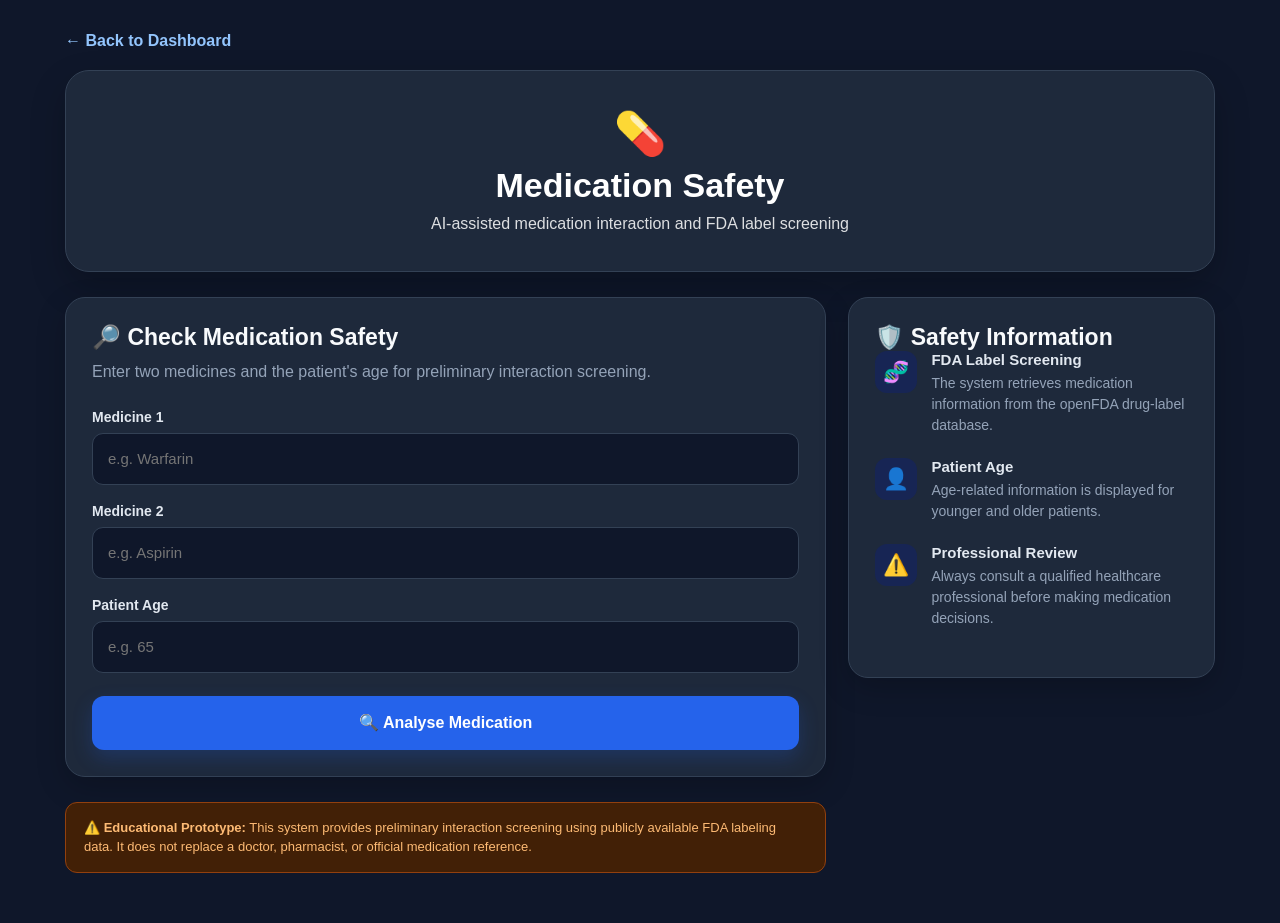
<file: templates/medication_safety.html>
<!DOCTYPE html>
<html lang="en">

<head>
    <meta charset="UTF-8">

    <meta name="viewport"
          content="width=device-width, initial-scale=1.0">

    <title>Medication Safety | AI in Pharmacy</title>

    <style>

        * {
            box-sizing: border-box;
        }

        body {
            margin: 0;
            font-family: Arial, Helvetica, sans-serif;
            background: #0f172a;
            color: #f8fafc;
        }

        .page {
            min-height: 100vh;
            padding: 32px 20px 50px;
        }

        .container {
            width: min(1150px, 100%);
            margin: auto;
        }

        /* =========================
           BACK BUTTON
        ========================= */

        .back-button {
            display: inline-flex;
            align-items: center;
            gap: 8px;
            text-decoration: none;
            color: #93c5fd;
            font-weight: 700;
            margin-bottom: 20px;
        }

        .back-button:hover {
            color: #bfdbfe;
        }

        /* =========================
           HEADER
        ========================= */

        .header {
            background: #1e293b;
            border: 1px solid #334155;
            color: white;
            border-radius: 24px;
            padding: 38px 30px;
            text-align: center;
            margin-bottom: 25px;
            box-shadow:
                0 15px 35px
                rgba(0,0,0,0.22);
        }

        .header-icon {
            font-size: 42px;
            margin-bottom: 8px;
        }

        .header h1 {
            margin: 0;
            font-size: 34px;
        }

        .header p {
            margin: 10px 0 0;
            color: rgba(255,255,255,0.85);
            font-size: 16px;
        }

        /* =========================
           MAIN GRID
        ========================= */

        .main-grid {
            display: grid;
            grid-template-columns:
                minmax(0, 1.35fr)
                minmax(300px, 0.65fr);
            gap: 22px;
            align-items: start;
        }

        /* =========================
           CARDS
        ========================= */

        .card {
            background: #1e293b;
            border-radius: 20px;
            padding: 26px;
            box-shadow:
                0 10px 30px
                rgba(0,0,0,0.20);
            border: 1px solid #334155;
        }

        .card-title {
            margin: 0;
            font-size: 23px;
            color: #f8fafc;
        }

        .card-subtitle {
            margin: 8px 0 24px;
            color: #94a3b8;
            line-height: 1.6;
        }

        /* =========================
           FORM
        ========================= */

        .form-group {
            margin-bottom: 18px;
        }

        .form-label {
            display: block;
            margin-bottom: 8px;
            font-size: 14px;
            font-weight: 700;
            color: #e2e8f0;
        }

        .form-input {
            width: 100%;
            height: 52px;
            padding: 0 15px;
            border: 1px solid #334155;
            border-radius: 11px;
            background: #0f172a;
            color: #f8fafc;
            font-size: 15px;
            outline: none;
        }

        .form-input:focus {
            border-color: #2563eb;
            background: #1e293b;
            box-shadow:
                0 0 0 3px
                rgba(37,99,235,0.18);
        }

        /* =========================
           BUTTON
        ========================= */

        .analyse-button {
            width: 100%;
            height: 54px;
            border: none;
            border-radius: 12px;
            background: #2563eb;
            color: white;
            font-size: 16px;
            font-weight: 700;
            cursor: pointer;
            margin-top: 5px;
            box-shadow:
                0 8px 20px
                rgba(37,99,235,0.22);
            transition: 0.2s ease;
        }

        .analyse-button:hover {
            transform: translateY(-1px);
            background: #1d4ed8;
            box-shadow:
                0 12px 25px
                rgba(37,99,235,0.28);
        }

        /* =========================
           INFORMATION CARD
        ========================= */

        .info-item {
            display: flex;
            gap: 14px;
            margin-bottom: 22px;
        }

        .info-icon {
            width: 42px;
            height: 42px;
            flex-shrink: 0;
            display: flex;
            align-items: center;
            justify-content: center;
            border-radius: 12px;
            background: #172554;
            font-size: 21px;
        }

        .info-item h3 {
            margin: 0 0 5px;
            font-size: 15px;
            color: #e2e8f0;
        }

        .info-item p {
            margin: 0;
            color: #94a3b8;
            line-height: 1.5;
            font-size: 14px;
        }

        /* =========================
           LOADING
        ========================= */

        .loading {
            display: none;
            margin-top: 20px;
            padding: 18px;
            background: #172554;
            border-radius: 12px;
            color: #93c5fd;
            text-align: center;
            font-weight: 700;
        }

        /* =========================
           ERROR
        ========================= */

        .error {
            display: none;
            margin-top: 20px;
            padding: 15px;
            background: #450a0a;
            border: 1px solid #7f1d1d;
            color: #fca5a5;
            border-radius: 12px;
            font-weight: 600;
        }

        /* =========================
           RESULT
        ========================= */

        .result {
            display: none;
            margin-top: 22px;
            border-radius: 18px;
            overflow: hidden;
            border: 1px solid #334155;
            background: #1e293b;
        }

        .result-header {
            padding: 22px;
            display: flex;
            align-items: center;
            gap: 15px;
            background: #0f172a;
        }

        .result-icon {
            width: 50px;
            height: 50px;
            border-radius: 50%;
            display: flex;
            align-items: center;
            justify-content: center;
            font-size: 25px;
        }

        .result-title-area {
            flex: 1;
        }

        .result-title {
            margin: 0;
            font-size: 20px;
            color: #f8fafc;
        }

        .result-source {
            margin-top: 5px;
            font-size: 12px;
            color: #94a3b8;
        }

        /* =========================
           STATUS COLORS
        ========================= */

        .status-warning .result-icon {
            background: #422006;
        }

        .status-warning {
            border-color: #f59e0b;
        }

        .status-danger .result-icon {
            background: #450a0a;
        }

        .status-danger {
            border-color: #ef4444;
        }

        .status-info .result-icon {
            background: #172554;
        }

        .status-info {
            border-color: #3b82f6;
        }

        .status-success .result-icon {
            background: #052e16;
        }

        .status-success {
            border-color: #22c55e;
        }

        /* =========================
           RESULT BODY
        ========================= */

        .result-body {
            padding: 22px;
        }

        .section-title {
            margin: 0 0 9px;
            font-size: 15px;
            color: #e2e8f0;
        }

        .reason {
            color: #cbd5e1;
            line-height: 1.6;
            margin-bottom: 18px;
        }

        /* =========================
           PATIENT INFO
        ========================= */

        .patient-grid {
            display: grid;
            grid-template-columns:
                repeat(3, minmax(0,1fr));
            gap: 12px;
            margin: 20px 0;
        }

        .patient-box {
            background: #0f172a;
            border: 1px solid #334155;
            border-radius: 11px;
            padding: 13px;
        }

        .patient-label {
            display: block;
            font-size: 11px;
            color: #94a3b8;
            text-transform: uppercase;
            font-weight: 700;
            margin-bottom: 5px;
        }

        .patient-value {
            display: block;
            color: #e2e8f0;
            font-weight: 700;
            overflow-wrap: anywhere;
        }

        /* =========================
           AGE NOTE
        ========================= */

        .age-note {
            padding: 14px 16px;
            background: #422006;
            border: 1px solid #a16207;
            color: #fbbf24;
            border-radius: 11px;
            margin-bottom: 20px;
            line-height: 1.5;
            font-size: 14px;
        }

        /* =========================
           EVIDENCE
        ========================= */

        .evidence-box {
            background: #0f172a;
            border: 1px solid #334155;
            border-radius: 12px;
            padding: 16px;
            margin-top: 15px;
        }

        .evidence-title {
            margin: 0 0 10px;
            color: #e2e8f0;
            font-size: 15px;
        }

        .evidence-text {
            max-height: 220px;
            overflow-y: auto;
            color: #cbd5e1;
            font-size: 13px;
            line-height: 1.6;
            white-space: pre-wrap;
        }

        /* =========================
           LABEL INFORMATION
        ========================= */

        .label-grid {
            display: grid;
            grid-template-columns:
                repeat(2, minmax(0,1fr));
            gap: 15px;
            margin-top: 18px;
        }

        .label-card {
            background: #0f172a;
            border: 1px solid #334155;
            border-radius: 12px;
            padding: 15px;
        }

        .label-card h4 {
            margin: 0 0 9px;
            color: #93c5fd;
            font-size: 14px;
        }

        .label-card p {
            margin: 0;
            color: #94a3b8;
            font-size: 12px;
            line-height: 1.5;
            max-height: 130px;
            overflow-y: auto;
        }

        /* =========================
           FOOTER
        ========================= */

        .footer-note {
            margin-top: 25px;
            padding: 15px 18px;
            border-radius: 12px;
            background: #422006;
            border: 1px solid #92400e;
            color: #fdba74;
            font-size: 13px;
            line-height: 1.5;
        }

        /* =========================
           MOBILE
        ========================= */

        @media (max-width: 850px) {

            .main-grid {
                grid-template-columns: 1fr;
            }

        }

        @media (max-width: 600px) {

            .page {
                padding: 20px 14px 40px;
            }

            .header {
                padding: 28px 18px;
            }

            .header h1 {
                font-size: 28px;
            }

            .patient-grid,
            .label-grid {
                grid-template-columns: 1fr;
            }

            .result-header {
                align-items: flex-start;
            }

        }

    </style>
</head>

<body>

<div class="page">

    <div class="container">

        <a href="/" class="back-button">
            ← Back to Dashboard
        </a>

        <div class="header">

            <div class="header-icon">
                💊
            </div>

            <h1>
                Medication Safety
            </h1>

            <p>
                AI-assisted medication interaction
                and FDA label screening
            </p>

        </div>

        <div class="main-grid">

            <div>

                <div class="card">

                    <h2 class="card-title">
                        🔎 Check Medication Safety
                    </h2>

                    <p class="card-subtitle">
                        Enter two medicines and the
                        patient's age for preliminary
                        interaction screening.
                    </p>

                    <div class="form-group">

                        <label class="form-label"
                               for="medicine1">
                            Medicine 1
                        </label>

                        <input
                            id="medicine1"
                            class="form-input"
                            type="text"
                            placeholder="e.g. Warfarin">

                    </div>

                    <div class="form-group">

                        <label class="form-label"
                               for="medicine2">
                            Medicine 2
                        </label>

                        <input
                            id="medicine2"
                            class="form-input"
                            type="text"
                            placeholder="e.g. Aspirin">

                    </div>

                    <div class="form-group">

                        <label class="form-label"
                               for="age">
                            Patient Age
                        </label>

                        <input
                            id="age"
                            class="form-input"
                            type="number"
                            min="1"
                            max="120"
                            placeholder="e.g. 65">

                    </div>

                    <button
                        class="analyse-button"
                        onclick="checkMedicationSafety()">

                        🔍 Analyse Medication

                    </button>

                    <div
                        id="loading"
                        class="loading">

                        🔄 Checking FDA drug-label
                        information...

                    </div>

                    <div
                        id="error"
                        class="error">
                    </div>

                    <div
                        id="result"
                        class="result">

                        <div
                            id="resultHeader"
                            class="result-header">

                            <div
                                id="resultIcon"
                                class="result-icon">

                                ⚠️

                            </div>

                            <div class="result-title-area">

                                <h3
                                    id="resultTitle"
                                    class="result-title">

                                    Result

                                </h3>

                                <div
                                    class="result-source">

                                    Source:
                                    openFDA Drug Labeling API

                                </div>

                            </div>

                        </div>

                        <div class="result-body">

                            <h3 class="section-title">
                                Analysis
                            </h3>

                            <div
                                id="reason"
                                class="reason">
                            </div>

                            <div
                                id="ageNote"
                                class="age-note">
                            </div>

                            <div class="patient-grid">

                                <div class="patient-box">

                                    <span class="patient-label">
                                        Medicine 1
                                    </span>

                                    <span
                                        id="resultMedicine1"
                                        class="patient-value">
                                    </span>

                                </div>

                                <div class="patient-box">

                                    <span class="patient-label">
                                        Medicine 2
                                    </span>

                                    <span
                                        id="resultMedicine2"
                                        class="patient-value">
                                    </span>

                                </div>

                                <div class="patient-box">

                                    <span class="patient-label">
                                        Patient Age
                                    </span>

                                    <span
                                        id="resultAge"
                                        class="patient-value">
                                    </span>

                                </div>

                            </div>

                            <div
                                id="pairwiseEvidence"
                                class="evidence-box"
                                style="display:none;">

                                <h4 class="evidence-title">
                                    🔴 FDA Label Interaction Evidence
                                </h4>

                                <div
                                    id="pairwiseText"
                                    class="evidence-text">
                                </div>

                            </div>

                            <div
                                id="labelGrid"
                                class="label-grid">
                            </div>

                        </div>

                    </div>

                </div>

                <div class="footer-note">

                    ⚠️ <strong>Educational Prototype:</strong>
                    This system provides preliminary
                    interaction screening using
                    publicly available FDA labeling data.
                    It does not replace a doctor,
                    pharmacist, or official medication
                    reference.

                </div>

            </div>

            <div class="card">

                <h2 class="card-title">
                    🛡️ Safety Information
                </h2>

                <div class="info-item">

                    <div class="info-icon">
                        🧬
                    </div>

                    <div>

                        <h3>
                            FDA Label Screening
                        </h3>

                        <p>
                            The system retrieves
                            medication information
                            from the openFDA drug-label
                            database.
                        </p>

                    </div>

                </div>

                <div class="info-item">

                    <div class="info-icon">
                        👤
                    </div>

                    <div>

                        <h3>
                            Patient Age
                        </h3>

                        <p>
                            Age-related information
                            is displayed for younger
                            and older patients.
                        </p>

                    </div>

                </div>

                <div class="info-item">

                    <div class="info-icon">
                        ⚠️
                    </div>

                    <div>

                        <h3>
                            Professional Review
                        </h3>

                        <p>
                            Always consult a qualified
                            healthcare professional
                            before making medication
                            decisions.
                        </p>

                    </div>

                </div>

            </div>

        </div>

    </div>

</div>

<script>


async function checkMedicationSafety() {

    const medicine1 =
        document
        .getElementById("medicine1")
        .value
        .trim();

    const medicine2 =
        document
        .getElementById("medicine2")
        .value
        .trim();

    const age =
        document
        .getElementById("age")
        .value;

    const loading =
        document
        .getElementById("loading");

    const error =
        document
        .getElementById("error");

    const result =
        document
        .getElementById("result");


    /* =========================
       VALIDATION
    ========================= */

    if (!medicine1 || !medicine2 || !age) {

        error.innerText =
            "❌ Please enter both medicines and patient age.";

        error.style.display = "block";

        result.style.display = "none";

        return;
    }


    /* =========================
       LOADING
    ========================= */

    loading.style.display = "block";

    error.style.display = "none";

    result.style.display = "none";


    try {

        const response =
            await fetch(
                "/api/check-medications",
                {

                    method: "POST",

                    headers: {
                        "Content-Type":
                            "application/json"
                    },

                    body: JSON.stringify({

                        medicine1:
                            medicine1,

                        medicine2:
                            medicine2,

                        age:
                            Number(age)

                    })

                }
            );


        const data =
            await response.json();


        if (!response.ok) {

            throw new Error(
                data.error ||
                "Unable to check medication information."
            );

        }


        showMedicationResult(data);


    }

    catch (err) {

        console.error(err);

        error.innerText =
            "❌ " + err.message;

        error.style.display = "block";

    }

    finally {

        loading.style.display = "none";

    }

}


/* =====================================================
   DISPLAY RESULT
===================================================== */

function showMedicationResult(data) {

    const result =
        document.getElementById(
            "result"
        );


    const resultHeader =
        document.getElementById(
            "resultHeader"
        );


    const resultIcon =
        document.getElementById(
            "resultIcon"
        );


    const resultTitle =
        document.getElementById(
            "resultTitle"
        );


    const reason =
        document.getElementById(
            "reason"
        );


    const ageNote =
        document.getElementById(
            "ageNote"
        );


    const resultMedicine1 =
        document.getElementById(
            "resultMedicine1"
        );


    const resultMedicine2 =
        document.getElementById(
            "resultMedicine2"
        );


    const resultAge =
        document.getElementById(
            "resultAge"
        );


    /* -------------------------
       CLEAR OLD STATUS
    ------------------------- */

    result.className = "result";

    resultHeader.className =
        "result-header";


    /* -------------------------
       STATUS
    ------------------------- */

    const status =
        data.risk_status;


    if (
        status ===
        "LABEL_INTERACTION_FOUND"
    ) {

        result.classList.add(
            "status-danger"
        );

        resultIcon.innerText =
            "🔴";

    }

    else if (
        status ===
        "NO_PAIRWISE_EVIDENCE"
    ) {

        result.classList.add(
            "status-info"
        );

        resultIcon.innerText =
            "🔵";

    }

    else if (
        status ===
        "DRUGS_NOT_FOUND" ||
        status ===
        "MEDICINE_1_NOT_FOUND" ||
        status ===
        "MEDICINE_2_NOT_FOUND"
    ) {

        result.classList.add(
            "status-warning"
        );

        resultIcon.innerText =
            "⚠️";

    }

    else {

        result.classList.add(
            "status-success"
        );

        resultIcon.innerText =
            "🟢";

    }


    /* -------------------------
       RESULT TEXT
    ------------------------- */

    resultTitle.innerText =
        data.risk_title ||
        "Medication Screening Result";


    reason.innerText =
        data.reason ||
        "No additional information available.";


    ageNote.innerText =
        "👤 " +
        (
            data.age_note ||
            "Age information unavailable."
        );


    resultMedicine1.innerText =
        data.medicine1;


    resultMedicine2.innerText =
        data.medicine2;


    resultAge.innerText =
        data.age;


    /* =================================================
       PAIRWISE EVIDENCE
    ================================================= */

    const evidenceBox =
        document.getElementById(
            "pairwiseEvidence"
        );


    const evidenceText =
        document.getElementById(
            "pairwiseText"
        );


    if (
        data.pairwise_evidence &&
        data.pairwise_evidence.length > 0
    ) {

        evidenceBox.style.display =
            "block";


        evidenceText.innerHTML =
            data.pairwise_evidence
                .map(
                    item =>
                        `<div style="
                            margin-bottom:14px;
                            padding-bottom:14px;
                            border-bottom:1px solid #334155;
                        ">
                            ${escapeHtml(item)}
                        </div>`
                )
                .join("");

    }

    else {

        evidenceBox.style.display =
            "none";

        evidenceText.innerHTML = "";

    }


    /* =================================================
       LABEL INFORMATION
    ================================================= */

    const labelGrid =
        document.getElementById(
            "labelGrid"
        );


    labelGrid.innerHTML = "";


    addLabelCard(
        labelGrid,
        data.medicine1,
        data.medicine1_label
    );


    addLabelCard(
        labelGrid,
        data.medicine2,
        data.medicine2_label
    );


    /* -------------------------
       SHOW RESULT
    ------------------------- */

    result.style.display =
        "block";


    result.scrollIntoView({
        behavior: "smooth",
        block: "nearest"
    });

}


/* =====================================================
   LABEL CARD
===================================================== */

function addLabelCard(
    container,
    medicine,
    label
) {


    if (!label) {
        return;
    }


    let content = "";


    /* -------------------------
       DRUG INTERACTIONS
    ------------------------- */

    if (
        label.drug_interactions &&
        label.drug_interactions.length
    ) {

        content +=
            "<strong>Drug Interactions:</strong><br>" +
            label.drug_interactions
                .map(
                    text =>
                        escapeHtml(text)
                )
                .join("<br><br>");

    }


    /* -------------------------
       WARNINGS
    ------------------------- */

    if (
        label.warnings &&
        label.warnings.length
    ) {

        content +=
            "<br><br><strong>Warnings:</strong><br>" +
            label.warnings
                .map(
                    text =>
                        escapeHtml(text)
                )
                .join("<br><br>");

    }


    /* -------------------------
       CONTRAINDICATIONS
    ------------------------- */

    if (
        label.contraindications &&
        label.contraindications.length
    ) {

        content +=
            "<br><br><strong>Contraindications:</strong><br>" +
            label.contraindications
                .map(
                    text =>
                        escapeHtml(text)
                )
                .join("<br><br>");

    }


    /* -------------------------
       BOXED WARNING
    ------------------------- */

    if (
        label.boxed_warning &&
        label.boxed_warning.length
    ) {

        content +=
            "<br><br><strong>Boxed Warning:</strong><br>" +
            label.boxed_warning
                .map(
                    text =>
                        escapeHtml(text)
                )
                .join("<br><br>");

    }


    if (!content) {

        content =
            "No additional label sections were retrieved.";

    }


    /* -------------------------
       CREATE CARD
    ------------------------- */

    const card =
        document.createElement(
            "div"
        );


    card.className =
        "label-card";


    card.innerHTML = `

        <h4>
            💊 ${escapeHtml(medicine)}
        </h4>

        <p>
            ${content}
        </p>

    `;


    container.appendChild(card);

}


/* =====================================================
   HTML ESCAPE
===================================================== */

function escapeHtml(value) {

    return String(value)

        .replace(
            /&/g,
            "&amp;"
        )

        .replace(
            /</g,
            "&lt;"
        )

        .replace(
            />/g,
            "&gt;"
        )

        .replace(
            /"/g,
            "&quot;"
        )

        .replace(
            /'/g,
            "&#039;"
        );

}

</script>

</body>

</html>
</file>
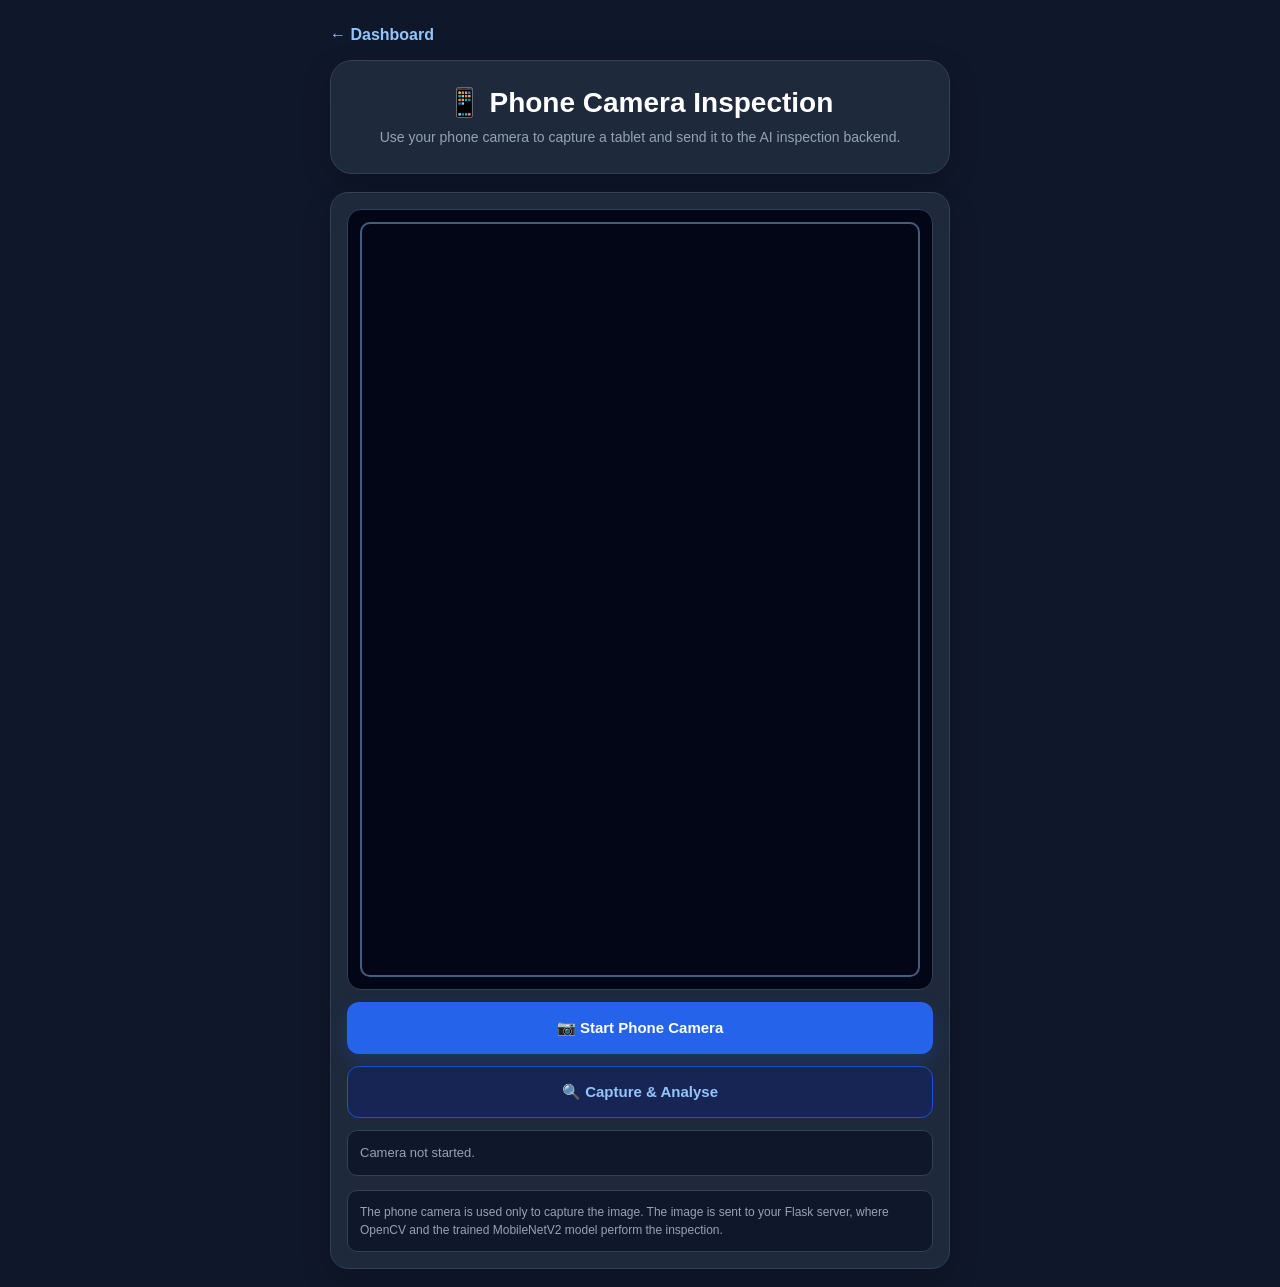
<file: templates/mobile_camera.html>
<!DOCTYPE html>
<html lang="en">

<head>

<meta charset="UTF-8">

<meta
    name="viewport"
    content="width=device-width,initial-scale=1.0"
>

<title>Phone Camera | AI Pharmacy</title>


<style>

/* =====================================================
   GLOBAL
===================================================== */

*{
    box-sizing:border-box;
}


body{

    margin:0;

    font-family:
        Arial,
        Helvetica,
        sans-serif;

    background:#0f172a;

    color:#f8fafc;

}


/* =====================================================
   PAGE
===================================================== */

.page{

    min-height:100vh;

    padding:18px;

}


.container{

    width:min(620px,100%);

    margin:auto;

}


/* =====================================================
   BACK BUTTON
===================================================== */

.back{

    display:inline-block;

    margin:8px 0 16px;

    color:#93c5fd;

    text-decoration:none;

    font-weight:700;

    transition:.2s ease;

}


.back:hover{

    color:#bfdbfe;

}


/* =====================================================
   HEADER
===================================================== */

.header{

    background:#1e293b;

    border:1px solid #334155;

    color:#fff;

    border-radius:22px;

    padding:25px 20px;

    text-align:center;

    box-shadow:
        0 10px 30px
        rgba(0,0,0,.20);

}


.header h1{

    margin:0;

    font-size:28px;

}


.header p{

    margin:8px 0 0;

    color:#94a3b8;

    font-size:14px;

    line-height:1.5;

}


/* =====================================================
   MAIN CARD
===================================================== */

.card{

    margin-top:18px;

    background:#1e293b;

    border-radius:18px;

    padding:16px;

    box-shadow:
        0 10px 30px
        rgba(0,0,0,.20);

    border:1px solid #334155;

}


/* =====================================================
   CAMERA
===================================================== */

.camera{

    width:100%;

    aspect-ratio:3/4;

    background:#020617;

    border-radius:14px;

    overflow:hidden;

    border:1px solid #334155;

    position:relative;

}


video{

    width:100%;

    height:100%;

    object-fit:cover;

}


/* =====================================================
   CAMERA OVERLAY
===================================================== */

.camera::before{

    content:"";

    position:absolute;

    inset:12px;

    border:2px solid
        rgba(147,197,253,.45);

    border-radius:10px;

    pointer-events:none;

    z-index:2;

}


/* =====================================================
   BUTTONS
===================================================== */

button{

    width:100%;

    height:52px;

    margin-top:12px;

    border:0;

    border-radius:12px;

    background:#2563eb;

    color:#fff;

    font-weight:800;

    font-size:15px;

    cursor:pointer;

    transition:.2s ease;

    box-shadow:
        0 8px 20px
        rgba(37,99,235,.22);

}


button:hover{

    background:#1d4ed8;

    transform:translateY(-1px);

    box-shadow:
        0 12px 25px
        rgba(37,99,235,.28);

}


button:active{

    transform:translateY(0);

}


/* =====================================================
   SECONDARY BUTTON
===================================================== */

button.secondary{

    background:#172554;

    color:#93c5fd;

    border:1px solid #1d4ed8;

    box-shadow:none;

}


button.secondary:hover{

    background:#1e3a8a;

}


/* =====================================================
   STATUS
===================================================== */

.status{

    margin-top:12px;

    padding:12px;

    border-radius:10px;

    background:#0f172a;

    border:1px solid #334155;

    color:#94a3b8;

    font-size:13px;

    line-height:1.5;

}


/* =====================================================
   RESULT
===================================================== */

.result{

    display:none;

    margin-top:15px;

    padding:18px;

    border-radius:14px;

    background:#0f172a;

    border:1px solid #334155;

}


.result h2{

    margin:0 0 8px;

    color:#f8fafc;

    font-size:20px;

}


#resultText{

    color:#cbd5e1;

    line-height:1.6;

    font-size:14px;

}


/* =====================================================
   NORMAL RESULT
===================================================== */

.normal{

    border-color:#22c55e;

    background:#052e16;

}


.normal h2{

    color:#86efac;

}


/* =====================================================
   DEFECTIVE RESULT
===================================================== */

.defective{

    border-color:#ef4444;

    background:#450a0a;

}


.defective h2{

    color:#fca5a5;

}


/* =====================================================
   REVIEW RESULT
===================================================== */

.review{

    border-color:#f59e0b;

    background:#422006;

}


.review h2{

    color:#fbbf24;

}


/* =====================================================
   RESULT DETAILS
===================================================== */

.result-detail{

    margin-top:10px;

    padding:10px;

    border-radius:8px;

    background:rgba(15,23,42,.55);

    border:1px solid
        rgba(148,163,184,.15);

}


/* =====================================================
   NOTE
===================================================== */

.note{

    margin-top:14px;

    color:#94a3b8;

    font-size:12px;

    line-height:1.5;

    padding:12px;

    background:#0f172a;

    border:1px solid #334155;

    border-radius:10px;

}


/* =====================================================
   CANVAS
===================================================== */

#canvas{

    display:none;

}


/* =====================================================
   RESPONSIVE
===================================================== */

@media(max-width:600px){

    .page{

        padding:14px;

    }


    .header{

        padding:22px 16px;

    }


    .header h1{

        font-size:24px;

    }


    .header p{

        font-size:13px;

    }


    .card{

        padding:12px;

    }


    button{

        height:50px;

    }

}


/* =====================================================
   VERY SMALL SCREEN
===================================================== */

@media(max-width:380px){

    .header h1{

        font-size:21px;

    }


    .header p{

        font-size:12px;

    }


    .camera{

        aspect-ratio:3/4;

    }

}

</style>

</head>


<body>


<div class="page">


    <div class="container">


        <!-- BACK -->

        <a
            class="back"
            href="/"
        >

            ← Dashboard

        </a>


        <!-- HEADER -->

        <div class="header">

            <h1>
                📱 Phone Camera Inspection
            </h1>

            <p>
                Use your phone camera to capture
                a tablet and send it to the AI
                inspection backend.
            </p>

        </div>


        <!-- MAIN CARD -->

        <div class="card">


            <!-- CAMERA -->

            <div class="camera">

                <video
                    id="video"
                    autoplay
                    playsinline>
                </video>

            </div>


            <!-- START CAMERA -->

            <button
                onclick="startCamera()"
            >

                📷 Start Phone Camera

            </button>


            <!-- CAPTURE -->

            <button
                class="secondary"
                onclick="capture()"
            >

                🔍 Capture & Analyse

            </button>


            <!-- STATUS -->

            <div
                id="status"
                class="status"
            >

                Camera not started.

            </div>


            <!-- RESULT -->

            <div
                id="result"
                class="result"
            >

                <h2
                    id="resultTitle"
                >

                    Inspection Result

                </h2>


                <div
                    id="resultText"
                >

                </div>

            </div>


            <!-- NOTE -->

            <div class="note">

                The phone camera is used only to
                capture the image.

                The image is sent to your Flask
                server, where OpenCV and the trained
                MobileNetV2 model perform the
                inspection.

            </div>


        </div>


        <!-- HIDDEN CANVAS -->

        <canvas
            id="canvas"
            style="display:none"
        ></canvas>


    </div>

</div>


<script>

/* =====================================================
   CAMERA STREAM
===================================================== */

let stream = null;


/* =====================================================
   START CAMERA
===================================================== */

async function startCamera(){

    const status =
        document.getElementById(
            "status"
        );


    try{

        /*
         * Phone browsers require HTTPS
         * for camera access.
         */

        if(!window.isSecureContext){

            status.innerText =
                "Camera requires HTTPS on a phone. Open the secure project URL.";

            return;

        }


        /*
         * Request rear camera.
         */

        stream =
            await navigator.mediaDevices
                .getUserMedia({

                    video:{
                        facingMode:{
                            ideal:"environment"
                        }
                    },

                    audio:false

                });


        /*
         * Attach camera stream.
         */

        document
            .getElementById("video")
            .srcObject =
                stream;


        status.innerText =
            "🟢 Camera active. Place one tablet in the frame.";

    }


    catch(error){

        console.error(error);


        status.innerText =
            "❌ Camera permission failed: "
            + error.message;

    }

}


/* =====================================================
   CAPTURE IMAGE
===================================================== */

async function capture(){

    const video =
        document.getElementById(
            "video"
        );


    const canvas =
        document.getElementById(
            "canvas"
        );


    const status =
        document.getElementById(
            "status"
        );


    /*
     * Check camera.
     */

    if(!video.videoWidth){

        status.innerText =
            "Please start the camera first.";

        return;

    }


    /*
     * Set canvas size
     * equal to camera frame.
     */

    canvas.width =
        video.videoWidth;


    canvas.height =
        video.videoHeight;


    /*
     * Draw current camera frame.
     */

    canvas
        .getContext("2d")
        .drawImage(
            video,
            0,
            0,
            canvas.width,
            canvas.height
        );


    /*
     * Convert image to Base64 JPEG.
     */

    const image =
        canvas.toDataURL(
            "image/jpeg",
            0.9
        );


    status.innerText =
        "🔄 Sending image to AI inspection...";


    try{

        /*
         * Send image to Flask backend.
         */

        const response =
            await fetch(
                "/api/inspect-tablet",
                {

                    method:"POST",

                    headers:{
                        "Content-Type":
                            "application/json"
                    },

                    body:
                        JSON.stringify({
                            image:image
                        })

                }
            );


        /*
         * Read JSON response.
         */

        const data =
            await response.json();


        /*
         * Handle server error.
         */

        if(!response.ok){

            throw new Error(
                data.error ||
                "Inspection failed."
            );

        }


        /*
         * Display result.
         */

        showResult(data);


        /*
         * History is saved
         * by the Flask backend.
         */

        status.innerText =
            "✅ Analysis complete. Result saved to History.";

    }


    catch(error){

        console.error(error);


        status.innerText =
            "❌ " + error.message;

    }

}


/* =====================================================
   SHOW RESULT
===================================================== */

function showResult(data){

    const box =
        document.getElementById(
            "result"
        );


    const title =
        document.getElementById(
            "resultTitle"
        );


    const text =
        document.getElementById(
            "resultText"
        );


    /*
     * Reset result classes.
     */

    box.className =
        "result";


    /* =================================================
       NORMAL
    ================================================= */

    if(
        data.ai_status ===
        "NORMAL"
    ){

        box.classList.add(
            "normal"
        );


        title.innerText =
            "🟢 Tablet Quality: NORMAL";

    }


    /* =================================================
       DEFECTIVE
    ================================================= */

    else if(
        data.ai_status ===
        "DEFECTIVE"
    ){

        box.classList.add(
            "defective"
        );


        title.innerText =
            "🔴 Tablet Quality: DEFECTIVE";

    }


    /* =================================================
       NO TABLET
    ================================================= */

    else if(
        data.result ===
        "NO_TABLET"
    ){

        box.classList.add(
            "review"
        );


        title.innerText =
            "⚪ No Tablet Detected";

    }


    /* =================================================
       MANUAL REVIEW
    ================================================= */

    else{

        box.classList.add(
            "review"
        );


        title.innerText =
            "🟡 Manual Review Required";

    }


    /*
     * Display AI result details.
     */

    text.innerHTML = `

        <div class="result-detail">

            <strong>
                AI Confidence:
            </strong>

            ${data.ai_confidence ?? "—"}%

        </div>


        <div class="result-detail">

            <strong>
                Brightness:
            </strong>

            ${data.brightness ?? "—"}

        </div>


        <div class="result-detail">

            <strong>
                Sharpness:
            </strong>

            ${data.sharpness ?? "—"}

        </div>


        <div class="result-detail">

            <strong>
                Detection:
            </strong>

            ${data.result ?? "—"}

        </div>

    `;


    /*
     * Show result card.
     */

    box.style.display =
        "block";

}


/* =====================================================
   STOP CAMERA WHEN PAGE CLOSES
===================================================== */

window.addEventListener(
    "beforeunload",
    function(){

        if(stream){

            stream
                .getTracks()
                .forEach(
                    track =>
                        track.stop()
                );

        }

    }
);

</script>


</body>

</html>
</file>
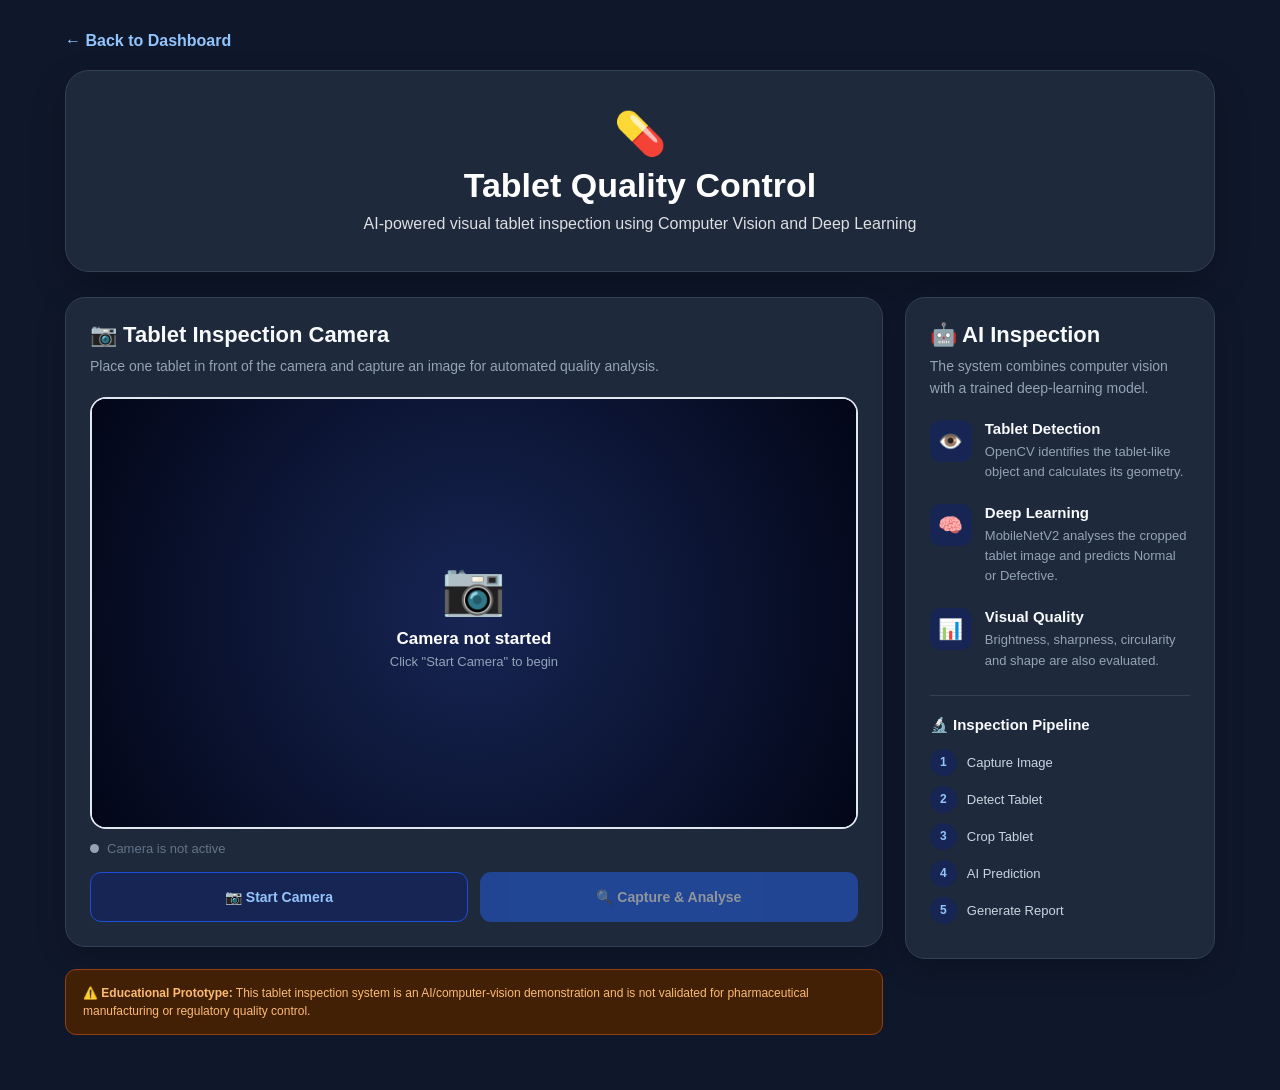
<file: templates/tablet_inspection.html>
<!DOCTYPE html>
<html lang="en">

<head>

    <meta charset="UTF-8">

    <meta name="viewport"
          content="width=device-width, initial-scale=1.0">

    <title>Tablet Quality Control</title>

    <style>

        * {
            box-sizing: border-box;
        }

        body {
    margin: 0;
    font-family: Arial, Helvetica, sans-serif;
    background: #0f172a;
    color: #f8fafc;
}

        .page {
            min-height: 100vh;
            padding: 32px 20px 55px;
        }

        .container {
            width: min(1150px, 100%);
            margin: auto;
        }


        /* =====================================================
           BACK BUTTON
        ===================================================== */

        .back-button {
            display: inline-flex;
            align-items: center;
            gap: 8px;

            margin-bottom: 20px;

            text-decoration: none;

            color: #93c5fd;

            font-size: 16px;

            font-weight: 700;
        }

        .back-button:hover {
            color: #bfdbfe;
        }


        /* =====================================================
           HEADER
        ===================================================== */

       .header {
    background: #1e293b;
    border: 1px solid #334155;

            color: white;

            border-radius: 24px;

            padding: 38px 30px;

            text-align: center;

            margin-bottom: 25px;

            box-shadow:
    0 15px 35px
    rgba(0,0,0,0.22);
        }

        .header-icon {
            font-size: 42px;
            margin-bottom: 8px;
        }

        .header h1 {
            margin: 0;

            font-size: 34px;

            font-weight: 800;
        }

        .header p {
            margin: 10px 0 0;

            font-size: 16px;

            color:
                rgba(255,255,255,0.85);
        }


        /* =====================================================
           MAIN GRID
        ===================================================== */

        .main-grid {
            display: grid;

            grid-template-columns:
                minmax(0, 1.45fr)
                minmax(300px, 0.55fr);

            gap: 22px;

            align-items: start;
        }


        /* =====================================================
           CARD
        ===================================================== */

        .card {
    background: #1e293b;
    border-radius: 20px;
    border: 1px solid #334155;

            padding: 24px;

            box-shadow:
    0 10px 30px
    rgba(0,0,0,0.20);
        }

        .card-title {
            margin: 0;

            font-size: 22px;

            color: #f8fafc;
        }

        .card-subtitle {
            margin: 7px 0 20px;

            color: #94a3b8;

            font-size: 14px;

            line-height: 1.6;
        }


        /* =====================================================
           CAMERA
        ===================================================== */

        .camera-wrapper {
            position: relative;

            width: 100%;

            aspect-ratio: 16 / 9;

            background:
                #0f172a;

            border-radius: 16px;

            overflow: hidden;

            border: 2px solid #e2e8f0;

            box-shadow:
                inset 0 0 0 1px
                rgba(255,255,255,0.05);
        }

        #video {
            width: 100%;
            height: 100%;

            display: block;

            object-fit: cover;

            background: #020617;
        }

        #canvas {
            display: none;
        }


        /* =====================================================
           CAMERA PLACEHOLDER
        ===================================================== */

        .camera-placeholder {
            position: absolute;

            inset: 0;

            display: flex;

            flex-direction: column;

            align-items: center;

            justify-content: center;

            color: #94a3b8;

            background:
                radial-gradient(
                    circle at center,
                    #172554,
                    #020617
                );

            pointer-events: none;
        }

        .camera-placeholder-icon {
            font-size: 52px;

            margin-bottom: 10px;
        }

        .camera-placeholder strong {
            color: white;

            font-size: 17px;
        }

        .camera-placeholder span {
            margin-top: 5px;

            font-size: 13px;
        }


        /* =====================================================
           DETECTION BOX
        ===================================================== */

        #detectionBox {
            position: absolute;

            display: none;

            border: 3px solid #22c55e;

            border-radius: 12px;

            box-shadow:
                0 0 0 2px
                rgba(34,197,94,0.20),

                0 0 20px
                rgba(34,197,94,0.35);

            pointer-events: none;

            z-index: 5;
        }

        .detection-label {
            position: absolute;

            top: -30px;

            left: -3px;

            background: #22c55e;

            color: white;

            padding: 5px 9px;

            border-radius: 6px 6px 0 0;

            font-size: 11px;

            font-weight: 800;

            white-space: nowrap;
        }


        /* =====================================================
           CAMERA STATUS
        ===================================================== */

        .camera-status {
            display: flex;

            align-items: center;

            gap: 8px;

            margin-top: 12px;

            color: #64748b;

            font-size: 13px;
        }

        .status-dot {
            width: 9px;
            height: 9px;

            border-radius: 50%;

            background: #94a3b8;
        }

        .status-dot.active {
            background: #22c55e;

            box-shadow:
                0 0 0 4px
                rgba(34,197,94,0.12);
        }


        /* =====================================================
           BUTTONS
        ===================================================== */

        .button-row {
            display: grid;

            grid-template-columns:
                1fr 1fr;

            gap: 12px;

            margin-top: 16px;
        }

        .action-button {
            height: 50px;

            border: none;

            border-radius: 11px;

            font-size: 14px;

            font-weight: 700;

            cursor: pointer;

            transition: 0.2s ease;
        }

        .start-button {
    background: #172554;
    color: #93c5fd;
    border: 1px solid #1d4ed8;
}

.start-button:hover {
    background: #1e3a8a;
}

       .analyse-button {
    background: #2563eb;
    color: white;
}

        .analyse-button:hover {
            transform: translateY(-1px);

            box-shadow:
                0 12px 23px
                rgba(124,58,237,0.27);
        }

        .analyse-button:disabled {
            opacity: 0.5;

            cursor: not-allowed;

            transform: none;
        }


        /* =====================================================
           RESULT
        ===================================================== */

        .result-card {
            margin-top: 22px;

            border-radius: 18px;

            border: 1px solid #334155;

            overflow: hidden;

            background: #1e293b;

            display: none;
        }

        .result-header {
            padding: 20px;

            display: flex;

            align-items: center;

            gap: 15px;

            background: #172033;
        }

        .result-icon {
            width: 52px;
            height: 52px;

            border-radius: 50%;

            display: flex;

            align-items: center;

            justify-content: center;

            font-size: 26px;

            flex-shrink: 0;
        }

        .result-heading {
            flex: 1;
        }

        .result-heading h2 {
            margin: 0;

            font-size: 21px;

            color: #1e293b;
        }

        .result-heading p {
            margin: 5px 0 0;

            color: #64748b;

            font-size: 13px;
        }


         /* =====================================================
           RESULT STATES
        ===================================================== */

        .result-normal {
            border-color: #22c55e;
        }

        .result-normal .result-icon {
            background: #dcfce7;
        }

        .result-defective {
            border-color: #ef4444;
        }

        .result-defective .result-icon {
            background: #fee2e2;
        }

        .result-review {
            border-color: #f59e0b;
        }

        .result-review .result-icon {
            background: #fef3c7;
        }

        .result-no-tablet {
            border-color: #94a3b8;
        }

        .result-no-tablet .result-icon {
            background: #334155;
        }


        /* =====================================================
           RESULT BODY
        ===================================================== */

        .result-body {
            padding: 20px;
        }

        .confidence-box {
            background: #0f172a;

            border: 1px solid #334155;

            border-radius: 12px;

            padding: 14px;

            margin-bottom: 18px;
        }

        .confidence-top {
            display: flex;

            justify-content: space-between;

            align-items: center;

            margin-bottom: 9px;
        }

        .confidence-label {
            color: #94a3b8;

            font-size: 13px;

            font-weight: 700;
        }

        .confidence-value {
            color: #93c5fd;

            font-size: 18px;

            font-weight: 800;
        }

        .progress {
            width: 100%;

            height: 9px;

            background: #334155;

            border-radius: 20px;

            overflow: hidden;
        }

        .progress-bar {
            height: 100%;

            width: 0%;

            border-radius: 20px;

            background:
                linear-gradient(
                    90deg,
                    #3b82f6,
                    #2563eb
                );

            transition:
                width 0.6s ease;
        }


        /* =====================================================
           METRICS
        ===================================================== */

        .section-title {
            margin: 0 0 12px;

            font-size: 16px;

            color: #f8fafc;
        }

        .metrics-grid {
            display: grid;

            grid-template-columns:
                repeat(3, minmax(0,1fr));

            gap: 10px;

            margin-bottom: 18px;
        }

        .metric {
            background: #0f172a;

            border: 1px solid #334155;

            border-radius: 10px;

            padding: 12px;

            min-width: 0;
        }

        .metric-label {
            display: block;

            color: #94a3b8;

            font-size: 10px;

            text-transform: uppercase;

            font-weight: 700;

            margin-bottom: 5px;
        }

        .metric-value {
            display: block;

            color: #e2e8f0;

            font-size: 14px;

            font-weight: 800;

            overflow-wrap: anywhere;
        }


        /* =====================================================
           REASONS
        ===================================================== */

        .reason-box {
            display: none;

            padding: 14px;

            background: #422006;

            border: 1px solid #a16207;

            color: #fbbf24;

            border-radius: 11px;

            font-size: 13px;

            line-height: 1.5;

            margin-top: 15px;
        }


        /* =====================================================
           RIGHT INFORMATION
        ===================================================== */

        .info-item {
            display: flex;

            gap: 13px;

            margin-bottom: 22px;
        }

        .info-icon {
            width: 42px;
            height: 42px;

            flex-shrink: 0;

            display: flex;

            align-items: center;

            justify-content: center;

            border-radius: 11px;

            background: #172554;

            font-size: 20px;
        }

        .info-item h3 {
            margin: 0 0 5px;

            color: #f8fafc;

            font-size: 15px;
        }

        .info-item p {
            margin: 0;

            color: #94a3b8;

            font-size: 13px;

            line-height: 1.55;
        }


        /* =====================================================
           AI PIPELINE
        ===================================================== */

        .pipeline {
            margin-top: 24px;

            padding-top: 20px;

            border-top: 1px solid #334155;
        }

        .pipeline-title {
            margin: 0 0 15px;

            font-size: 15px;

            color: #f8fafc;
        }

        .pipeline-step {
            display: flex;

            align-items: center;

            gap: 10px;

            margin-bottom: 10px;

            font-size: 13px;

            color: #cbd5e1;
        }

        .pipeline-number {
            width: 27px;
            height: 27px;

            border-radius: 50%;

            display: flex;

            align-items: center;

            justify-content: center;

            background: #172554;

            color: #93c5fd;

            font-weight: 800;

            font-size: 12px;
        }


        /* =====================================================
           DISCLAIMER
        ===================================================== */

        .disclaimer {
            margin-top: 22px;

            padding: 14px 17px;

            border-radius: 11px;

            background: #422006;

            border: 1px solid #92400e;

            color: #fdba74;

            font-size: 12px;

            line-height: 1.5;
        }


        /* =====================================================
           RESPONSIVE
        ===================================================== */

        @media (max-width: 850px) {

            .main-grid {
                grid-template-columns: 1fr;
            }

        }


        @media (max-width: 600px) {

            .page {
                padding: 20px 14px 40px;
            }

            .header {
                padding: 28px 18px;
            }

            .header h1 {
                font-size: 28px;
            }

            .button-row {
                grid-template-columns: 1fr;
            }

            .metrics-grid {
                grid-template-columns:
                    repeat(2, minmax(0,1fr));
            }

            .result-header {
                align-items: flex-start;
            }

        }

    </style>

</head>


<body>


<div class="page">

    <div class="container">


        <!-- BACK -->

        <a
            href="/"
            class="back-button">

            ← Back to Dashboard

        </a>


        <!-- HEADER -->

        <section class="header">

            <div class="header-icon">
                💊
            </div>

            <h1>
                Tablet Quality Control
            </h1>

            <p>
                AI-powered visual tablet inspection
                using Computer Vision and Deep Learning
            </p>

        </section>


        <!-- MAIN -->

        <div class="main-grid">


            <!-- LEFT CAMERA -->

            <div>


                <div class="card">

                    <h2 class="card-title">
                        📷 Tablet Inspection Camera
                    </h2>

                    <p class="card-subtitle">
                        Place one tablet in front of the
                        camera and capture an image for
                        automated quality analysis.
                    </p>


                    <!-- CAMERA -->

                    <div
                        class="camera-wrapper"
                        id="cameraWrapper">


                        <video
                            id="video"
                            autoplay
                            playsinline>
                        </video>


                        <div
                            id="cameraPlaceholder"
                            class="camera-placeholder">

                            <div
                                class="camera-placeholder-icon">

                                📷

                            </div>

                            <strong>
                                Camera not started
                            </strong>

                            <span>
                                Click "Start Camera" to begin
                            </span>

                        </div>


                        <!-- DETECTION -->

                        <div
                            id="detectionBox">

                            <div class="detection-label">
                                Tablet detected
                            </div>

                        </div>


                    </div>


                    <!-- STATUS -->

                    <div class="camera-status">

                        <span
                            id="statusDot"
                            class="status-dot">
                        </span>

                        <span id="cameraStatus">
                            Camera is not active
                        </span>

                    </div>


                    <!-- BUTTONS -->

                    <div class="button-row">

                        <button
                            id="startCameraButton"
                            class="action-button start-button"
                            onclick="startCamera()">

                            📷 Start Camera

                        </button>


                        <button
                            id="analyseButton"
                            class="action-button analyse-button"
                            onclick="captureAndAnalyse()"
                            disabled>

                            🔍 Capture & Analyse

                        </button>

                    </div>


                    <canvas
                        id="canvas">
                    </canvas>


                </div>


                <!-- RESULT -->

                <div
                    id="resultCard"
                    class="result-card">


                    <div
                        id="resultHeader"
                        class="result-header">


                        <div
                            id="resultIcon"
                            class="result-icon">

                            🔬

                        </div>


                        <div class="result-heading">

                            <h2
                                id="resultTitle">

                                Inspection Result

                            </h2>

                            <p
                                id="resultMessage">

                                Waiting for analysis

                            </p>

                        </div>

                    </div>


                    <div class="result-body">


                        <!-- CONFIDENCE -->

                        <div
                            id="confidenceBox"
                            class="confidence-box">

                            <div class="confidence-top">

                                <span
                                    class="confidence-label">

                                    AI Confidence

                                </span>

                                <span
                                    id="confidenceValue"
                                    class="confidence-value">

                                    0%

                                </span>

                            </div>


                            <div class="progress">

                                <div
                                    id="confidenceBar"
                                    class="progress-bar">
                                </div>

                            </div>

                        </div>


                        <!-- METRICS -->

                        <h3 class="section-title">

                            📊 Computer Vision Metrics

                        </h3>


                        <div class="metrics-grid">


                            <div class="metric">

                                <span class="metric-label">
                                    Detection
                                </span>

                                <span
                                    id="metricDetection"
                                    class="metric-value">

                                    —

                                </span>

                            </div>


                            <div class="metric">

                                <span class="metric-label">
                                    Area Ratio
                                </span>

                                <span
                                    id="metricArea"
                                    class="metric-value">

                                    —

                                </span>

                            </div>


                            <div class="metric">

                                <span class="metric-label">
                                    Aspect Ratio
                                </span>

                                <span
                                    id="metricAspect"
                                    class="metric-value">

                                    —

                                </span>

                            </div>


                            <div class="metric">

                                <span class="metric-label">
                                    Circularity
                                </span>

                                <span
                                    id="metricCircularity"
                                    class="metric-value">

                                    —

                                </span>

                            </div>


                            <div class="metric">

                                <span class="metric-label">
                                    Brightness
                                </span>

                                <span
                                    id="metricBrightness"
                                    class="metric-value">

                                    —

                                </span>

                            </div>


                            <div class="metric">

                                <span class="metric-label">
                                    Sharpness
                                </span>

                                <span
                                    id="metricSharpness"
                                    class="metric-value">

                                    —

                                </span>

                            </div>

                        </div>


                        <!-- REASONS -->

                        <div
                            id="reasonBox"
                            class="reason-box">

                        </div>


                    </div>

                </div>


                <!-- DISCLAIMER -->

                <div class="disclaimer">

                    ⚠️ <strong>Educational Prototype:</strong>
                    This tablet inspection system is an
                    AI/computer-vision demonstration and is
                    not validated for pharmaceutical
                    manufacturing or regulatory quality
                    control.

                </div>


            </div>


            <!-- RIGHT INFO -->

            <div class="card">

                <h2 class="card-title">
                    🤖 AI Inspection
                </h2>

                <p class="card-subtitle">
                    The system combines computer vision
                    with a trained deep-learning model.
                </p>


                <!-- INFO 1 -->

                <div class="info-item">

                    <div class="info-icon">
                        👁️
                    </div>

                    <div>

                        <h3>
                            Tablet Detection
                        </h3>

                        <p>
                            OpenCV identifies the
                            tablet-like object and
                            calculates its geometry.
                        </p>

                    </div>

                </div>


                <!-- INFO 2 -->

                <div class="info-item">

                    <div class="info-icon">
                        🧠
                    </div>

                    <div>

                        <h3>
                            Deep Learning
                        </h3>

                        <p>
                            MobileNetV2 analyses the
                            cropped tablet image and
                            predicts Normal or Defective.
                        </p>

                    </div>

                </div>


                <!-- INFO 3 -->

                <div class="info-item">

                    <div class="info-icon">
                        📊
                    </div>

                    <div>

                        <h3>
                            Visual Quality
                        </h3>

                        <p>
                            Brightness, sharpness,
                            circularity and shape are
                            also evaluated.
                        </p>

                    </div>

                </div>


                <!-- PIPELINE -->

                <div class="pipeline">

                    <h3 class="pipeline-title">
                        🔬 Inspection Pipeline
                    </h3>


                    <div class="pipeline-step">

                        <span
                            class="pipeline-number">
                            1
                        </span>

                        Capture Image

                    </div>


                    <div class="pipeline-step">

                        <span
                            class="pipeline-number">
                            2
                        </span>

                        Detect Tablet

                    </div>


                    <div class="pipeline-step">

                        <span
                            class="pipeline-number">
                            3
                        </span>

                        Crop Tablet

                    </div>


                    <div class="pipeline-step">

                        <span
                            class="pipeline-number">
                            4
                        </span>

                        AI Prediction

                    </div>


                    <div class="pipeline-step">

                        <span
                            class="pipeline-number">
                            5
                        </span>

                        Generate Report

                    </div>

                </div>

            </div>

        </div>

    </div>

</div>


<script>


let stream = null;


/* =====================================================
   START CAMERA
===================================================== */

async function startCamera() {

    const video =
        document.getElementById("video");


    const placeholder =
        document.getElementById(
            "cameraPlaceholder"
        );


    const analyseButton =
        document.getElementById(
            "analyseButton"
        );


    const status =
        document.getElementById(
            "cameraStatus"
        );


    const statusDot =
        document.getElementById(
            "statusDot"
        );


    try {

        stream =
            await navigator.mediaDevices.getUserMedia({

                video: {
                    facingMode: "environment"
                },

                audio: false

            });


        video.srcObject =
            stream;


        placeholder.style.display =
            "none";


        analyseButton.disabled =
            false;


        status.innerText =
            "Camera is active — place one tablet inside the frame";


        statusDot.classList.add(
            "active"
        );


    }

    catch (error) {

        console.error(error);


        alert(
            "Camera access failed. Please allow camera permission."
        );


        status.innerText =
            "Camera permission required";

    }

}


/* =====================================================
   CAPTURE + ANALYSE
===================================================== */

async function captureAndAnalyse() {


    const video =
        document.getElementById("video");


    const canvas =
        document.getElementById("canvas");


    const resultCard =
        document.getElementById(
            "resultCard"
        );


    const width =
        video.videoWidth;


    const height =
        video.videoHeight;


    if (!width || !height) {

        alert(
            "Please start the camera first."
        );

        return;

    }


    canvas.width =
        width;


    canvas.height =
        height;


    const context =
        canvas.getContext("2d");


    context.drawImage(
        video,
        0,
        0,
        width,
        height
    );


    const image =
        canvas.toDataURL(
            "image/jpeg",
            0.9
        );


    resultCard.style.display =
        "none";


    try {


        const response =
            await fetch(
                "/api/inspect-tablet",
                {

                    method: "POST",

                    headers: {

                        "Content-Type":
                            "application/json"

                    },

                    body: JSON.stringify({

                        image: image

                    })

                }
            );


        const data =
            await response.json();


        if (!response.ok) {

            throw new Error(
                data.error ||
                "Tablet inspection failed."
            );

        }


        showInspectionResult(
            data
        );


    }

    catch (error) {

        console.error(error);

        alert(
            error.message
        );

    }

}


/* =====================================================
   SHOW RESULT
===================================================== */

function showInspectionResult(
    data
) {


    const resultCard =
        document.getElementById(
            "resultCard"
        );


    const resultIcon =
        document.getElementById(
            "resultIcon"
        );


    const resultTitle =
        document.getElementById(
            "resultTitle"
        );


    const resultMessage =
        document.getElementById(
            "resultMessage"
        );


    const confidenceValue =
        document.getElementById(
            "confidenceValue"
        );


    const confidenceBar =
        document.getElementById(
            "confidenceBar"
        );


    const detection =
        document.getElementById(
            "metricDetection"
        );


    const area =
        document.getElementById(
            "metricArea"
        );


    const aspect =
        document.getElementById(
            "metricAspect"
        );


    const circularity =
        document.getElementById(
            "metricCircularity"
        );


    const brightness =
        document.getElementById(
            "metricBrightness"
        );


    const sharpness =
        document.getElementById(
            "metricSharpness"
        );


    const reasonBox =
        document.getElementById(
            "reasonBox"
        );


    /* =================================================
       RESET
    ================================================= */

    resultCard.className =
        "result-card";


    /* =================================================
       RESULT TYPE
    ================================================= */

    const aiStatus =
        data.ai_status;


    if (
        aiStatus ===
        "NORMAL"
    ) {

        resultCard.classList.add(
            "result-normal"
        );

        resultIcon.innerText =
            "🟢";

        resultTitle.innerText =
            "Tablet Quality: NORMAL";

        resultMessage.innerText =
            "The AI model classified the detected tablet as normal.";

    }

    else if (
        aiStatus ===
        "DEFECTIVE"
    ) {

        resultCard.classList.add(
            "result-defective"
        );

        resultIcon.innerText =
            "🔴";

        resultTitle.innerText =
            "Tablet Quality: DEFECTIVE";

        resultMessage.innerText =
            "The AI model detected visual characteristics associated with a defective sample.";

    }

    else if (
        data.result ===
        "NO_TABLET"
    ) {

        resultCard.classList.add(
            "result-no-tablet"
        );

        resultIcon.innerText =
            "⚪";

        resultTitle.innerText =
            "No Tablet Detected";

        resultMessage.innerText =
            data.message ||
            "No tablet-like object was detected.";

    }

    else {

        resultCard.classList.add(
            "result-review"
        );

        resultIcon.innerText =
            "🟡";

        resultTitle.innerText =
            "Manual Review Required";

        resultMessage.innerText =
            data.message ||
            "The image requires further review.";

    }


    /* =================================================
       CONFIDENCE
    ================================================= */

    const confidence =
        Number(
            data.ai_confidence || 0
        );


    confidenceValue.innerText =
        confidence.toFixed(2) +
        "%";


    confidenceBar.style.width =
        Math.min(
            confidence,
            100
        ) + "%";


    /* =================================================
       METRICS
    ================================================= */

    if (
        data.result ===
        "NO_TABLET"
    ) {

        detection.innerText =
            "Not detected";

        area.innerText =
            "—";

        aspect.innerText =
            "—";

        circularity.innerText =
            "—";

    }

    else {

        detection.innerText =
            "Detected";

        area.innerText =
            data.area_ratio !== undefined
                ? data.area_ratio + "%"
                : "—";

        aspect.innerText =
            data.aspect_ratio !== undefined
                ? data.aspect_ratio
                : "—";

        circularity.innerText =
            data.circularity !== undefined
                ? data.circularity
                : "—";

    }


    brightness.innerText =
        data.brightness !== undefined
            ? data.brightness
            : "—";


    sharpness.innerText =
        data.sharpness !== undefined
            ? data.sharpness
            : "—";


    /* =================================================
       REASONS
    ================================================= */

    if (
        data.reasons &&
        data.reasons.length > 0
    ) {

        reasonBox.style.display =
            "block";


        reasonBox.innerHTML =
            "⚠️ <strong>Review reasons:</strong><br>" +
            data.reasons
                .map(
                    reason =>
                        "• " +
                        escapeHtml(reason)
                )
                .join("<br>");

    }

    else {

        reasonBox.style.display =
            "none";

        reasonBox.innerHTML =
            "";

    }


    /* =================================================
       DETECTION BOX
    ================================================= */

    drawDetectionBox(
        data
    );


    resultCard.style.display =
        "block";


    resultCard.scrollIntoView({
        behavior: "smooth",
        block: "nearest"
    });

}


/* =====================================================
   DRAW DETECTION BOX
===================================================== */

function drawDetectionBox(
    data
) {


    const box =
        document.getElementById(
            "detectionBox"
        );


    const wrapper =
        document.getElementById(
            "cameraWrapper"
        );


    const video =
        document.getElementById(
            "video"
        );


    if (
        data.x === undefined ||
        data.y === undefined ||
        data.width === undefined ||
        data.height === undefined
    ) {

        box.style.display =
            "none";

        return;

    }


    if (
        !data.image_width ||
        !data.image_height
    ) {

        box.style.display =
            "none";

        return;

    }


    const videoWidth =
        video.clientWidth;


    const videoHeight =
        video.clientHeight;


    const scaleX =
        videoWidth /
        data.image_width;


    const scaleY =
        videoHeight /
        data.image_height;


    box.style.left =
        (data.x * scaleX) +
        "px";


    box.style.top =
        (data.y * scaleY) +
        "px";


    box.style.width =
        (data.width * scaleX) +
        "px";


    box.style.height =
        (data.height * scaleY) +
        "px";


    box.style.display =
        "block";

}


/* =====================================================
   ESCAPE HTML
===================================================== */

function escapeHtml(
    value
) {

    return String(value)

        .replace(
            /&/g,
            "&amp;"
        )

        .replace(
            /</g,
            "&lt;"
        )

        .replace(
            />/g,
            "&gt;"
        )

        .replace(
            /"/g,
            "&quot;"
        )

        .replace(
            /'/g,
            "&#039;"
        );

}


/* =====================================================
   STOP CAMERA WHEN PAGE CLOSES
===================================================== */

window.addEventListener(
    "beforeunload",
    function() {

        if (stream) {

            stream
                .getTracks()
                .forEach(
                    track =>
                        track.stop()
                );

        }

    }
);

</script>


</body>

</html>
</file>
